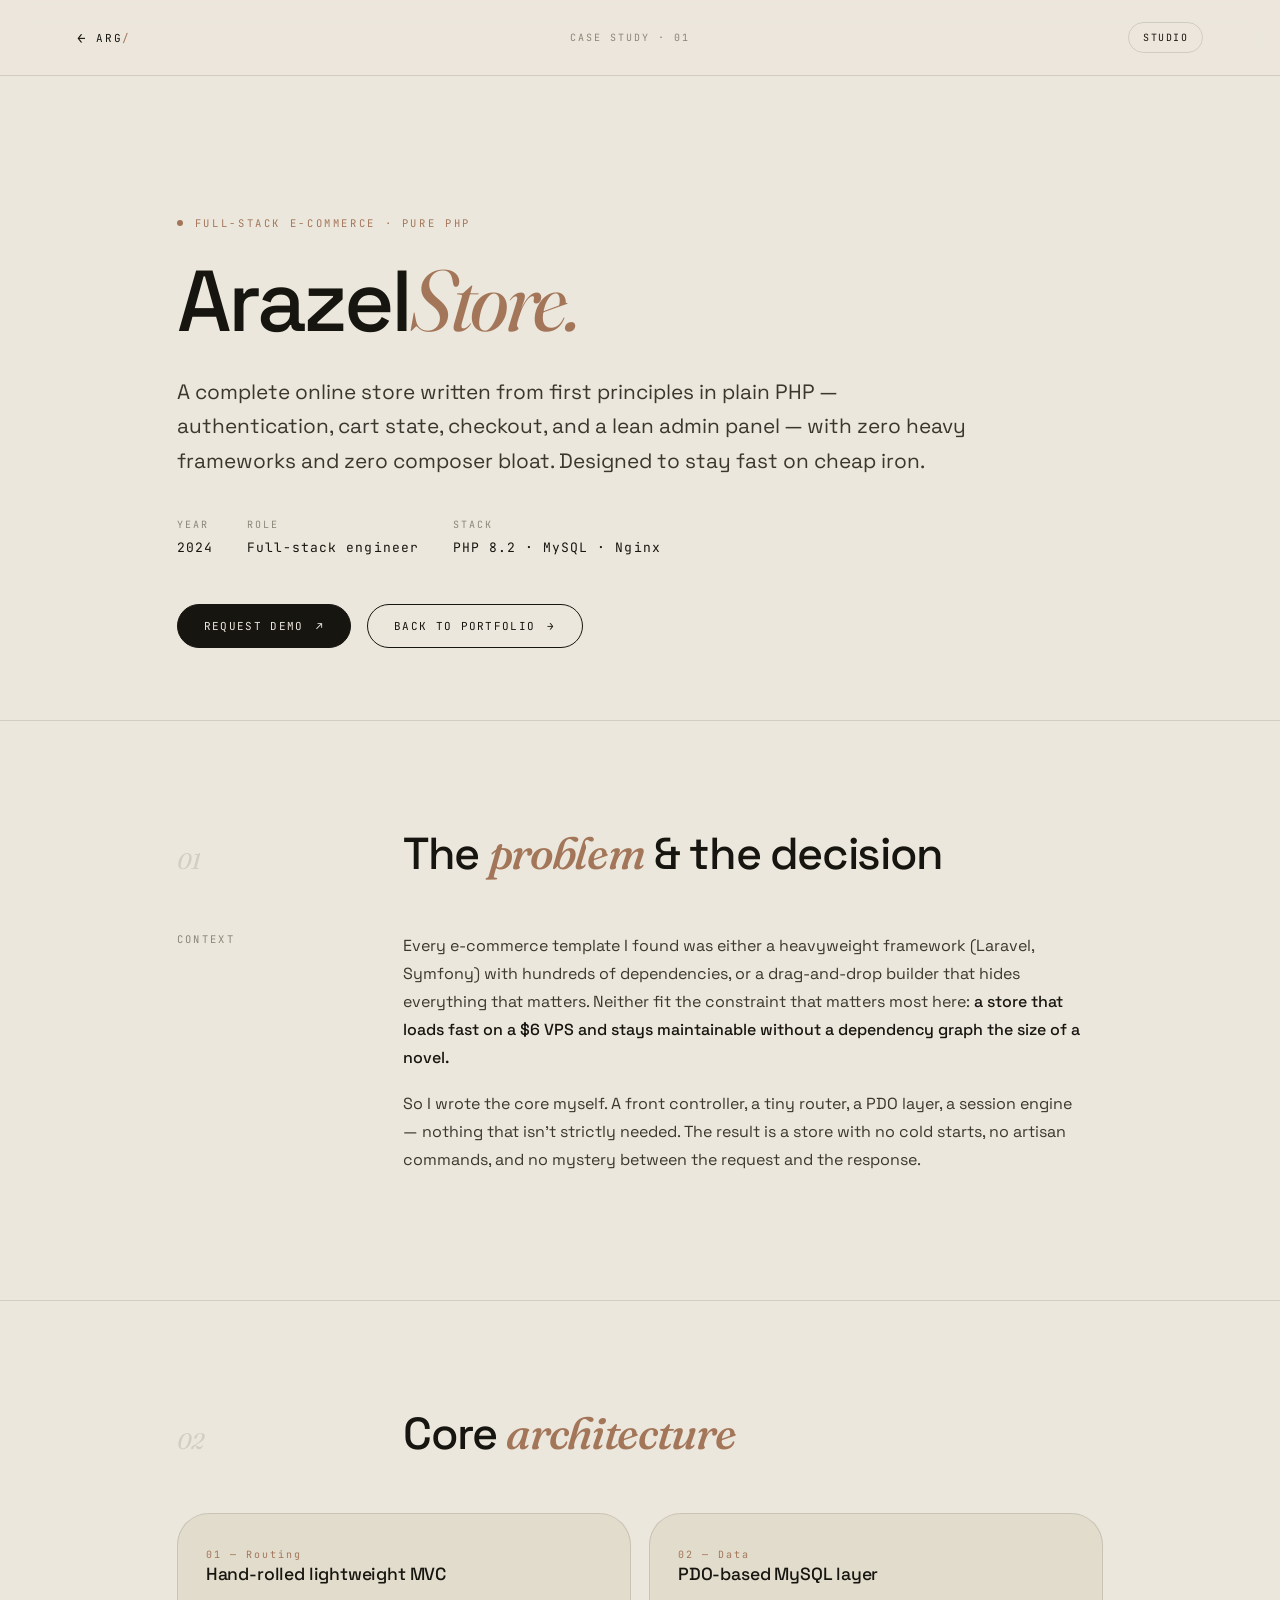
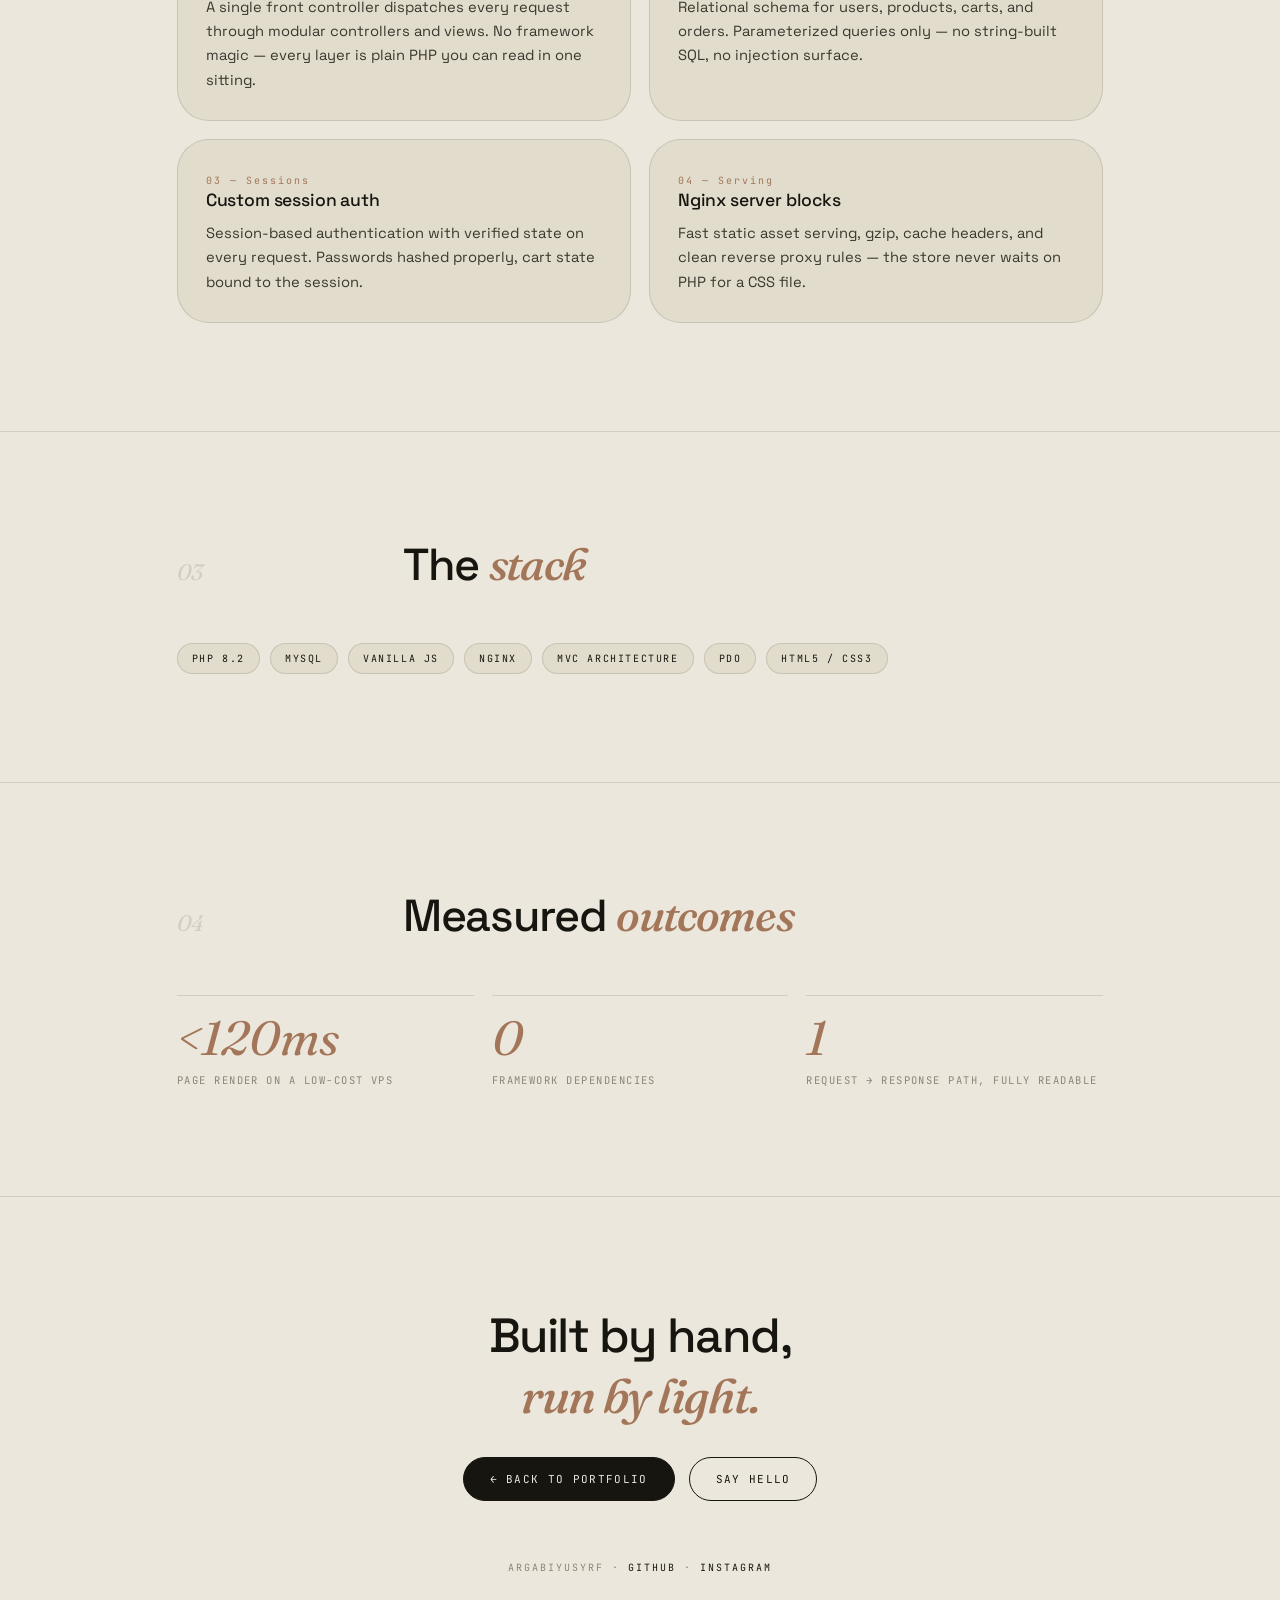
<file: arazel-store/index.html>
<!doctype html>
<html lang="en" data-theme="studio">
<head>
	<meta charset="utf-8">
	<meta name="viewport" content="width=device-width, initial-scale=1">
	<meta name="theme-color" content="#ece7dc">
	<meta name="description" content="Arazel Store — a full-featured e-commerce platform built from first principles in pure PHP. Auth, cart, checkout, and a lean admin panel without a heavy framework.">
	<meta property="og:title" content="Arazel Store — Zero-Dependency E-Commerce Core">
	<meta property="og:description" content="Hand-rolled MVC e-commerce: auth, cart, checkout, admin. No framework, no composer bloat.">
	<title>Arazel Store — Zero-Dependency E-Commerce Core</title>
	<link rel="preconnect" href="https://fonts.googleapis.com">
	<link rel="preconnect" href="https://fonts.gstatic.com" crossorigin>
	<link href="https://fonts.googleapis.com/css2?family=Space+Grotesk:wght@300;400;500;600;700&family=Fraunces:ital,opsz,wght@1,9..144,300;1,9..144,400&family=JetBrains+Mono:wght@300;400;500&display=swap" rel="stylesheet">
	<link rel="stylesheet" href="/css/project.css">
</head>
<body>

	<header class="topbar">
		<a class="topbar-back magnetic" href="/">
			<span class="ico">←</span>
			<span>arg<span style="color:var(--accent)">/</span></span>
		</a>
		<span class="topbar-tag">case study · 01</span>
		<button class="theme-toggle" id="theme-toggle" aria-label="Switch theme">Studio</button>
	</header>

	<main>
		<section class="pj-hero">
			<div class="wrap">
				<p class="pj-kicker" data-reveal><span class="dot"></span>Full-stack e-commerce · pure PHP</p>
				<h1 class="pj-title" data-reveal>Arazel<em>Store.</em></h1>
				<p class="pj-sub" data-reveal>A complete online store written from first principles in plain PHP — authentication, cart state, checkout, and a lean admin panel — with zero heavy frameworks and zero composer bloat. Designed to stay fast on cheap iron.</p>

				<div class="pj-meta" data-reveal>
					<div class="m-item"><span class="m-label">Year</span><span class="m-value">2024</span></div>
					<div class="m-item"><span class="m-label">Role</span><span class="m-value">Full-stack engineer</span></div>
					<div class="m-item"><span class="m-label">Stack</span><span class="m-value">PHP 8.2 · MySQL · Nginx</span></div>
				</div>

				<div class="pj-cta" data-reveal>
					<a class="btn btn-dark" href="mailto:argaabiyyu4@gmail.com"><span>Request demo</span><span class="ico">↗</span></a>
					<a class="btn btn-ghost" href="/"><span>Back to portfolio</span><span class="ico">→</span></a>
				</div>
			</div>
		</section>

		<section class="pj-section">
			<div class="wrap">
				<div class="pj-section-head">
					<span class="pj-section-num">01</span>
					<h2 data-reveal>The <em>problem</em> &amp; the decision</h2>
				</div>
				<div class="pj-body">
					<span class="sticky-label" data-reveal>Context</span>
					<div data-reveal>
						<p>Every e-commerce template I found was either a heavyweight framework (Laravel, Symfony) with hundreds of dependencies, or a drag-and-drop builder that hides everything that matters. Neither fit the constraint that matters most here: <strong>a store that loads fast on a $6 VPS and stays maintainable without a dependency graph the size of a novel.</strong></p>
						<p>So I wrote the core myself. A front controller, a tiny router, a PDO layer, a session engine — nothing that isn't strictly needed. The result is a store with no cold starts, no artisan commands, and no mystery between the request and the response.</p>
					</div>
				</div>
			</div>
		</section>

		<section class="pj-section">
			<div class="wrap">
				<div class="pj-section-head">
					<span class="pj-section-num">02</span>
					<h2 data-reveal>Core <em>architecture</em></h2>
				</div>
				<div class="pillars">
					<div class="pillar" data-reveal>
						<span class="p-index">01 — Routing</span>
						<h3>Hand-rolled lightweight MVC</h3>
						<p>A single front controller dispatches every request through modular controllers and views. No framework magic — every layer is plain PHP you can read in one sitting.</p>
					</div>
					<div class="pillar" data-reveal>
						<span class="p-index">02 — Data</span>
						<h3>PDO-based MySQL layer</h3>
						<p>Relational schema for users, products, carts, and orders. Parameterized queries only — no string-built SQL, no injection surface.</p>
					</div>
					<div class="pillar" data-reveal>
						<span class="p-index">03 — Sessions</span>
						<h3>Custom session auth</h3>
						<p>Session-based authentication with verified state on every request. Passwords hashed properly, cart state bound to the session.</p>
					</div>
					<div class="pillar" data-reveal>
						<span class="p-index">04 — Serving</span>
						<h3>Nginx server blocks</h3>
						<p>Fast static asset serving, gzip, cache headers, and clean reverse proxy rules — the store never waits on PHP for a CSS file.</p>
					</div>
				</div>
			</div>
		</section>

		<section class="pj-section">
			<div class="wrap">
				<div class="pj-section-head">
					<span class="pj-section-num">03</span>
					<h2 data-reveal>The <em>stack</em></h2>
				</div>
				<div class="tags" data-reveal>
					<span>PHP 8.2</span><span>MySQL</span><span>Vanilla JS</span><span>Nginx</span><span>MVC Architecture</span><span>PDO</span><span>HTML5 / CSS3</span>
				</div>
			</div>
		</section>

		<section class="pj-section">
			<div class="wrap">
				<div class="pj-section-head">
					<span class="pj-section-num">04</span>
					<h2 data-reveal>Measured <em>outcomes</em></h2>
				</div>
				<div class="metrics" data-reveal>
					<div class="metric"><div class="m-num">&lt;120ms</div><div class="m-txt">page render on a low-cost VPS</div></div>
					<div class="metric"><div class="m-num">0</div><div class="m-txt">framework dependencies</div></div>
					<div class="metric"><div class="m-num">1</div><div class="m-txt">request → response path, fully readable</div></div>
				</div>
			</div>
		</section>
	</main>

	<footer class="pj-foot">
		<div class="wrap">
			<h2 class="f-title" data-reveal>Built by hand,<br><em>run by light.</em></h2>
			<div class="f-links" data-reveal>
				<a class="btn btn-dark" href="/">← Back to portfolio</a>
				<a class="btn btn-ghost" href="mailto:argaabiyyu4@gmail.com">Say hello</a>
			</div>
			<p class="f-meta" data-reveal>argabiyusyrf · <a href="https://github.com/argabiyusyrf" target="_blank" rel="noopener">github</a> · <a href="https://instagram.com/argabiyusyrf69" target="_blank" rel="noopener">instagram</a></p>
		</div>
	</footer>

	<script src="/js/analytics.js" async></script>
	<script src="/js/project.js"></script>
</body>
</html>
</file>
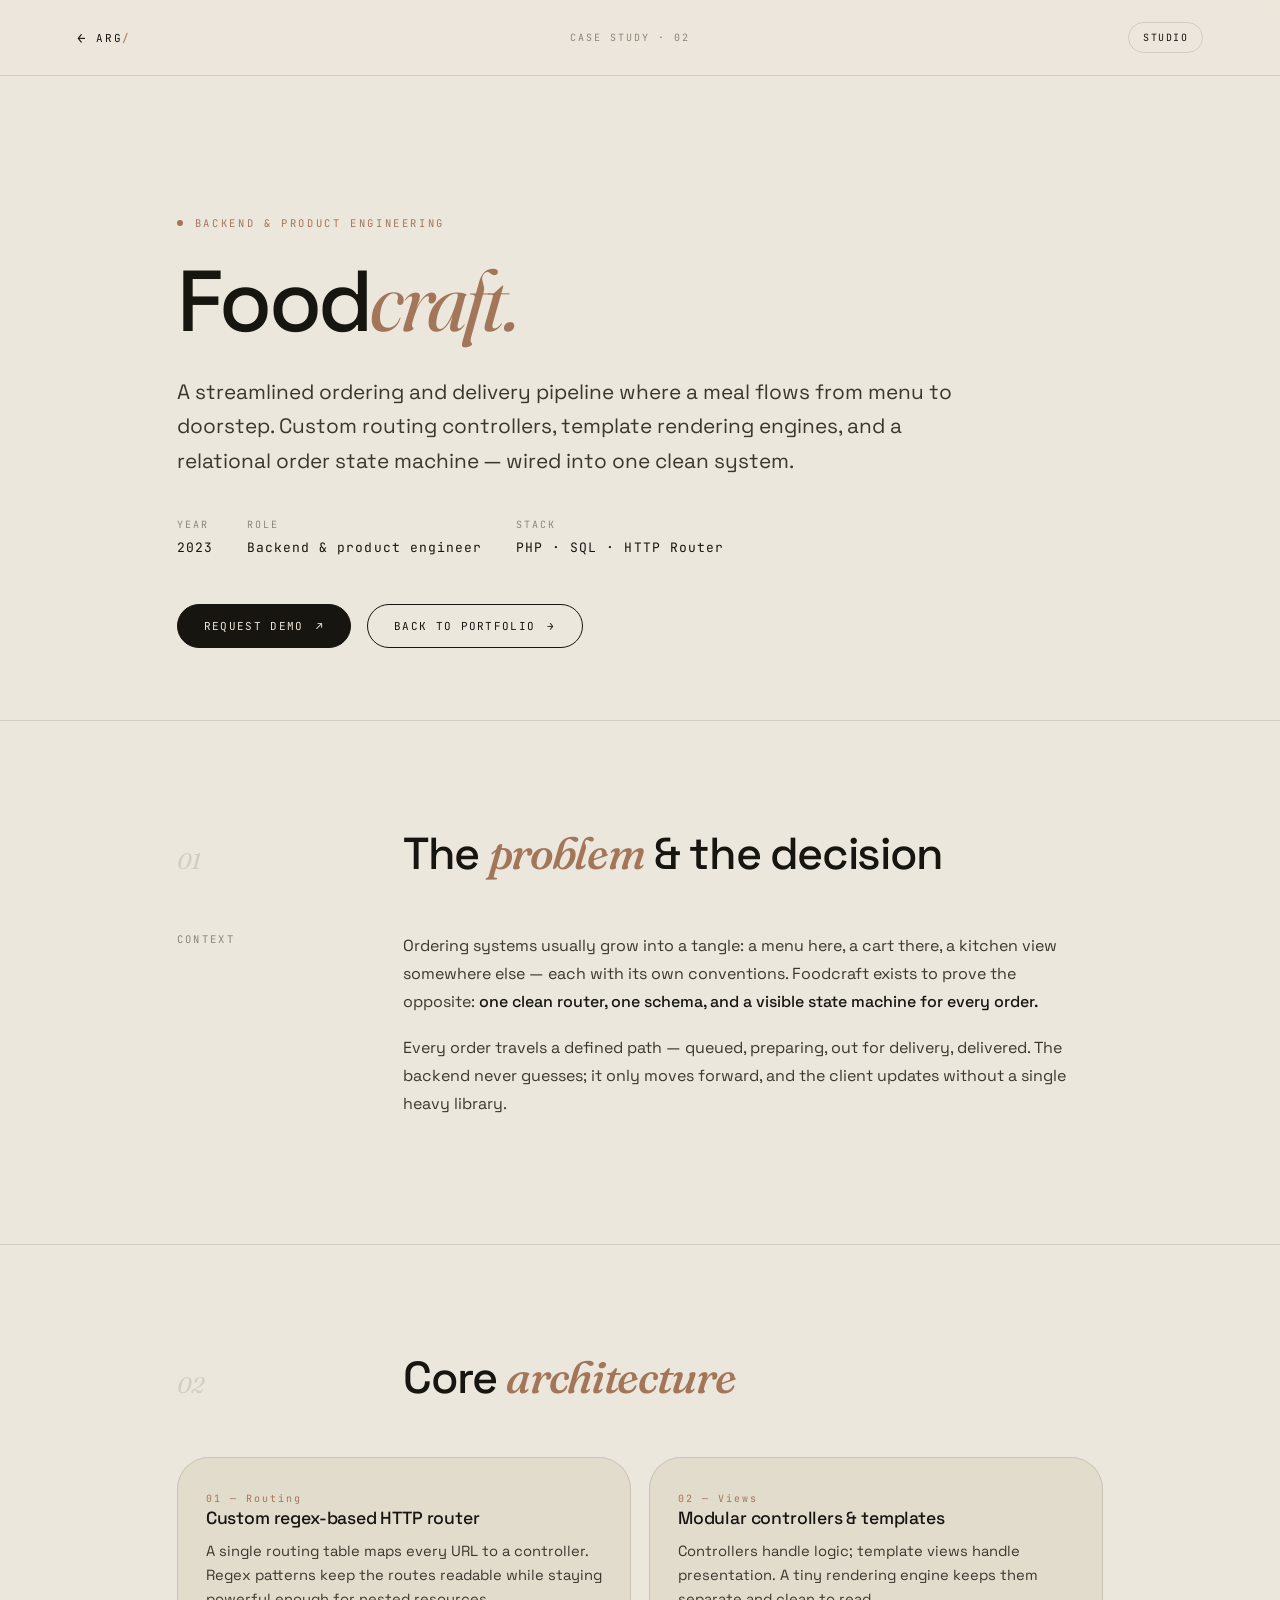
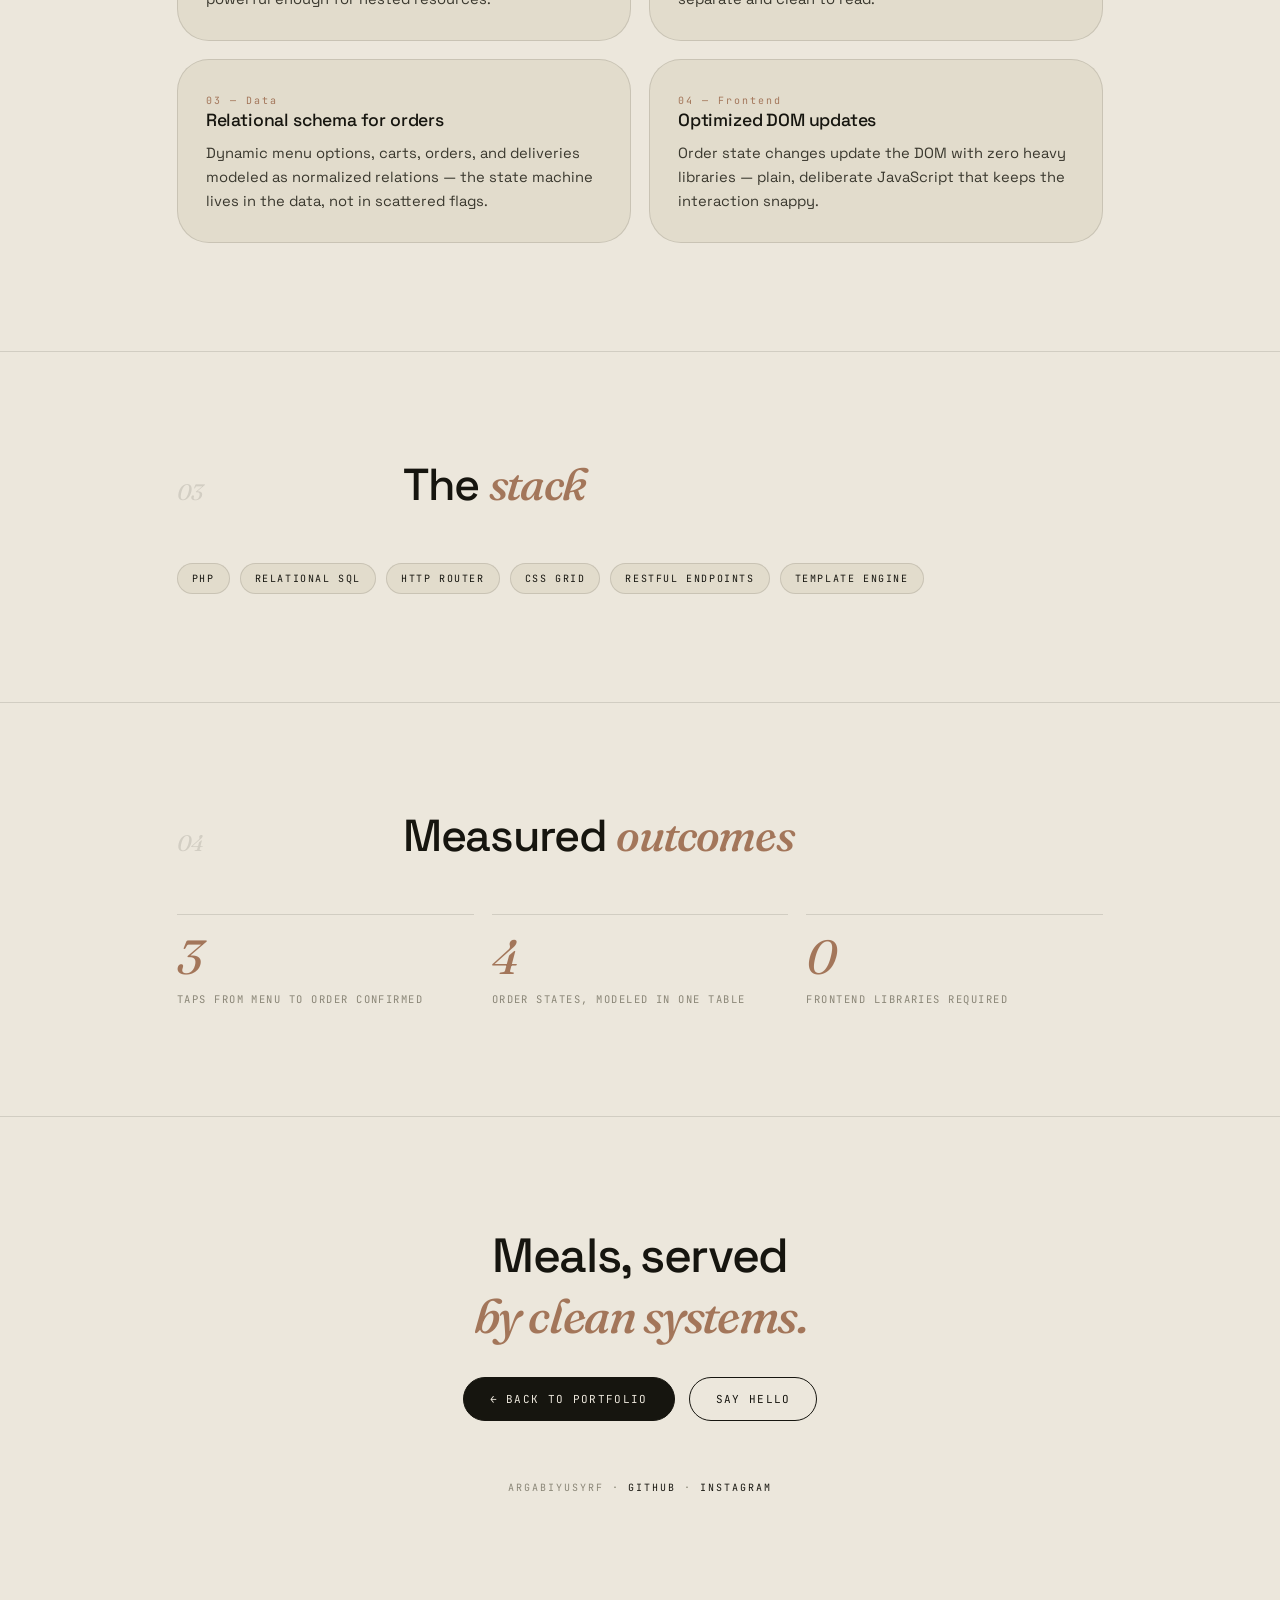
<file: foodcraft/index.html>
<!doctype html>
<html lang="en" data-theme="studio">
<head>
	<meta charset="utf-8">
	<meta name="viewport" content="width=device-width, initial-scale=1">
	<meta name="theme-color" content="#ece7dc">
	<meta name="description" content="Foodcraft — a streamlined food ordering and delivery pipeline. Custom routing controllers, template rendering, and a relational order state machine from kitchen menu to doorstep.">
	<meta property="og:title" content="Foodcraft — Ordering Pipeline">
	<meta property="og:description" content="Menu → kitchen → doorstep. A hand-built ordering pipeline in PHP with a clean custom router.">
	<title>Foodcraft — Ordering Pipeline</title>
	<link rel="preconnect" href="https://fonts.googleapis.com">
	<link rel="preconnect" href="https://fonts.gstatic.com" crossorigin>
	<link href="https://fonts.googleapis.com/css2?family=Space+Grotesk:wght@300;400;500;600;700&family=Fraunces:ital,opsz,wght@1,9..144,300;1,9..144,400&family=JetBrains+Mono:wght@300;400;500&display=swap" rel="stylesheet">
	<link rel="stylesheet" href="/css/project.css">
</head>
<body>

	<header class="topbar">
		<a class="topbar-back magnetic" href="/">
			<span class="ico">←</span>
			<span>arg<span style="color:var(--accent)">/</span></span>
		</a>
		<span class="topbar-tag">case study · 02</span>
		<button class="theme-toggle" id="theme-toggle" aria-label="Switch theme">Studio</button>
	</header>

	<main>
		<section class="pj-hero">
			<div class="wrap">
				<p class="pj-kicker" data-reveal><span class="dot"></span>Backend &amp; product engineering</p>
				<h1 class="pj-title" data-reveal>Food<em>craft.</em></h1>
				<p class="pj-sub" data-reveal>A streamlined ordering and delivery pipeline where a meal flows from menu to doorstep. Custom routing controllers, template rendering engines, and a relational order state machine — wired into one clean system.</p>

				<div class="pj-meta" data-reveal>
					<div class="m-item"><span class="m-label">Year</span><span class="m-value">2023</span></div>
					<div class="m-item"><span class="m-label">Role</span><span class="m-value">Backend &amp; product engineer</span></div>
					<div class="m-item"><span class="m-label">Stack</span><span class="m-value">PHP · SQL · HTTP Router</span></div>
				</div>

				<div class="pj-cta" data-reveal>
					<a class="btn btn-dark" href="mailto:argaabiyyu4@gmail.com"><span>Request demo</span><span class="ico">↗</span></a>
					<a class="btn btn-ghost" href="/"><span>Back to portfolio</span><span class="ico">→</span></a>
				</div>
			</div>
		</section>

		<section class="pj-section">
			<div class="wrap">
				<div class="pj-section-head">
					<span class="pj-section-num">01</span>
					<h2 data-reveal>The <em>problem</em> &amp; the decision</h2>
				</div>
				<div class="pj-body">
					<span class="sticky-label" data-reveal>Context</span>
					<div data-reveal>
						<p>Ordering systems usually grow into a tangle: a menu here, a cart there, a kitchen view somewhere else — each with its own conventions. Foodcraft exists to prove the opposite: <strong>one clean router, one schema, and a visible state machine for every order.</strong></p>
						<p>Every order travels a defined path — queued, preparing, out for delivery, delivered. The backend never guesses; it only moves forward, and the client updates without a single heavy library.</p>
					</div>
				</div>
			</div>
		</section>

		<section class="pj-section">
			<div class="wrap">
				<div class="pj-section-head">
					<span class="pj-section-num">02</span>
					<h2 data-reveal>Core <em>architecture</em></h2>
				</div>
				<div class="pillars">
					<div class="pillar" data-reveal>
						<span class="p-index">01 — Routing</span>
						<h3>Custom regex-based HTTP router</h3>
						<p>A single routing table maps every URL to a controller. Regex patterns keep the routes readable while staying powerful enough for nested resources.</p>
					</div>
					<div class="pillar" data-reveal>
						<span class="p-index">02 — Views</span>
						<h3>Modular controllers &amp; templates</h3>
						<p>Controllers handle logic; template views handle presentation. A tiny rendering engine keeps them separate and clean to read.</p>
					</div>
					<div class="pillar" data-reveal>
						<span class="p-index">03 — Data</span>
						<h3>Relational schema for orders</h3>
						<p>Dynamic menu options, carts, orders, and deliveries modeled as normalized relations — the state machine lives in the data, not in scattered flags.</p>
					</div>
					<div class="pillar" data-reveal>
						<span class="p-index">04 — Frontend</span>
						<h3>Optimized DOM updates</h3>
						<p>Order state changes update the DOM with zero heavy libraries — plain, deliberate JavaScript that keeps the interaction snappy.</p>
					</div>
				</div>
			</div>
		</section>

		<section class="pj-section">
			<div class="wrap">
				<div class="pj-section-head">
					<span class="pj-section-num">03</span>
					<h2 data-reveal>The <em>stack</em></h2>
				</div>
				<div class="tags" data-reveal>
					<span>PHP</span><span>Relational SQL</span><span>HTTP Router</span><span>CSS Grid</span><span>RESTful Endpoints</span><span>Template Engine</span>
				</div>
			</div>
		</section>

		<section class="pj-section">
			<div class="wrap">
				<div class="pj-section-head">
					<span class="pj-section-num">04</span>
					<h2 data-reveal>Measured <em>outcomes</em></h2>
				</div>
				<div class="metrics" data-reveal>
					<div class="metric"><div class="m-num">3</div><div class="m-txt">taps from menu to order confirmed</div></div>
					<div class="metric"><div class="m-num">4</div><div class="m-txt">order states, modeled in one table</div></div>
					<div class="metric"><div class="m-num">0</div><div class="m-txt">frontend libraries required</div></div>
				</div>
			</div>
		</section>
	</main>

	<footer class="pj-foot">
		<div class="wrap">
			<h2 class="f-title" data-reveal>Meals, served<br><em>by clean systems.</em></h2>
			<div class="f-links" data-reveal>
				<a class="btn btn-dark" href="/">← Back to portfolio</a>
				<a class="btn btn-ghost" href="mailto:argaabiyyu4@gmail.com">Say hello</a>
			</div>
			<p class="f-meta" data-reveal>argabiyusyrf · <a href="https://github.com/argabiyusyrf" target="_blank" rel="noopener">github</a> · <a href="https://instagram.com/argabiyusyrf69" target="_blank" rel="noopener">instagram</a></p>
		</div>
	</footer>

	<script src="/js/analytics.js" async></script>
	<script src="/js/project.js"></script>
</body>
</html>
</file>
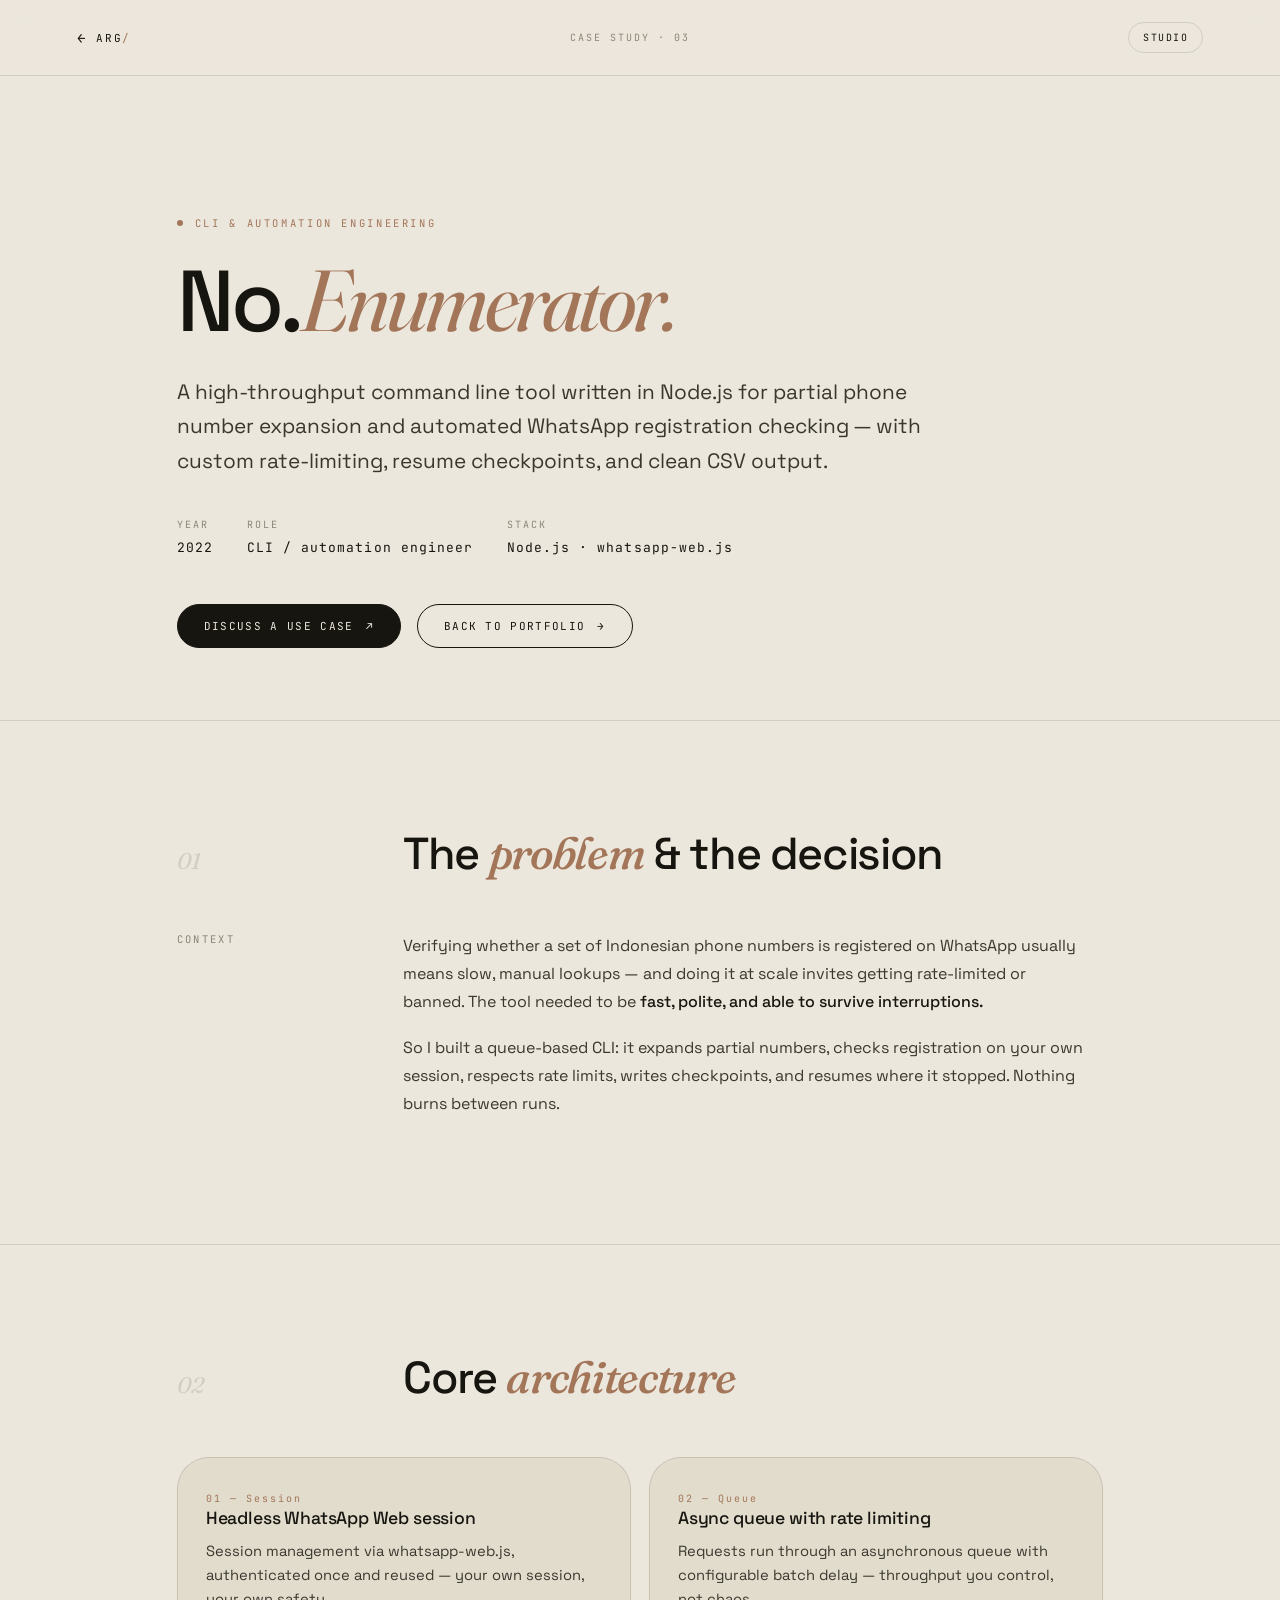
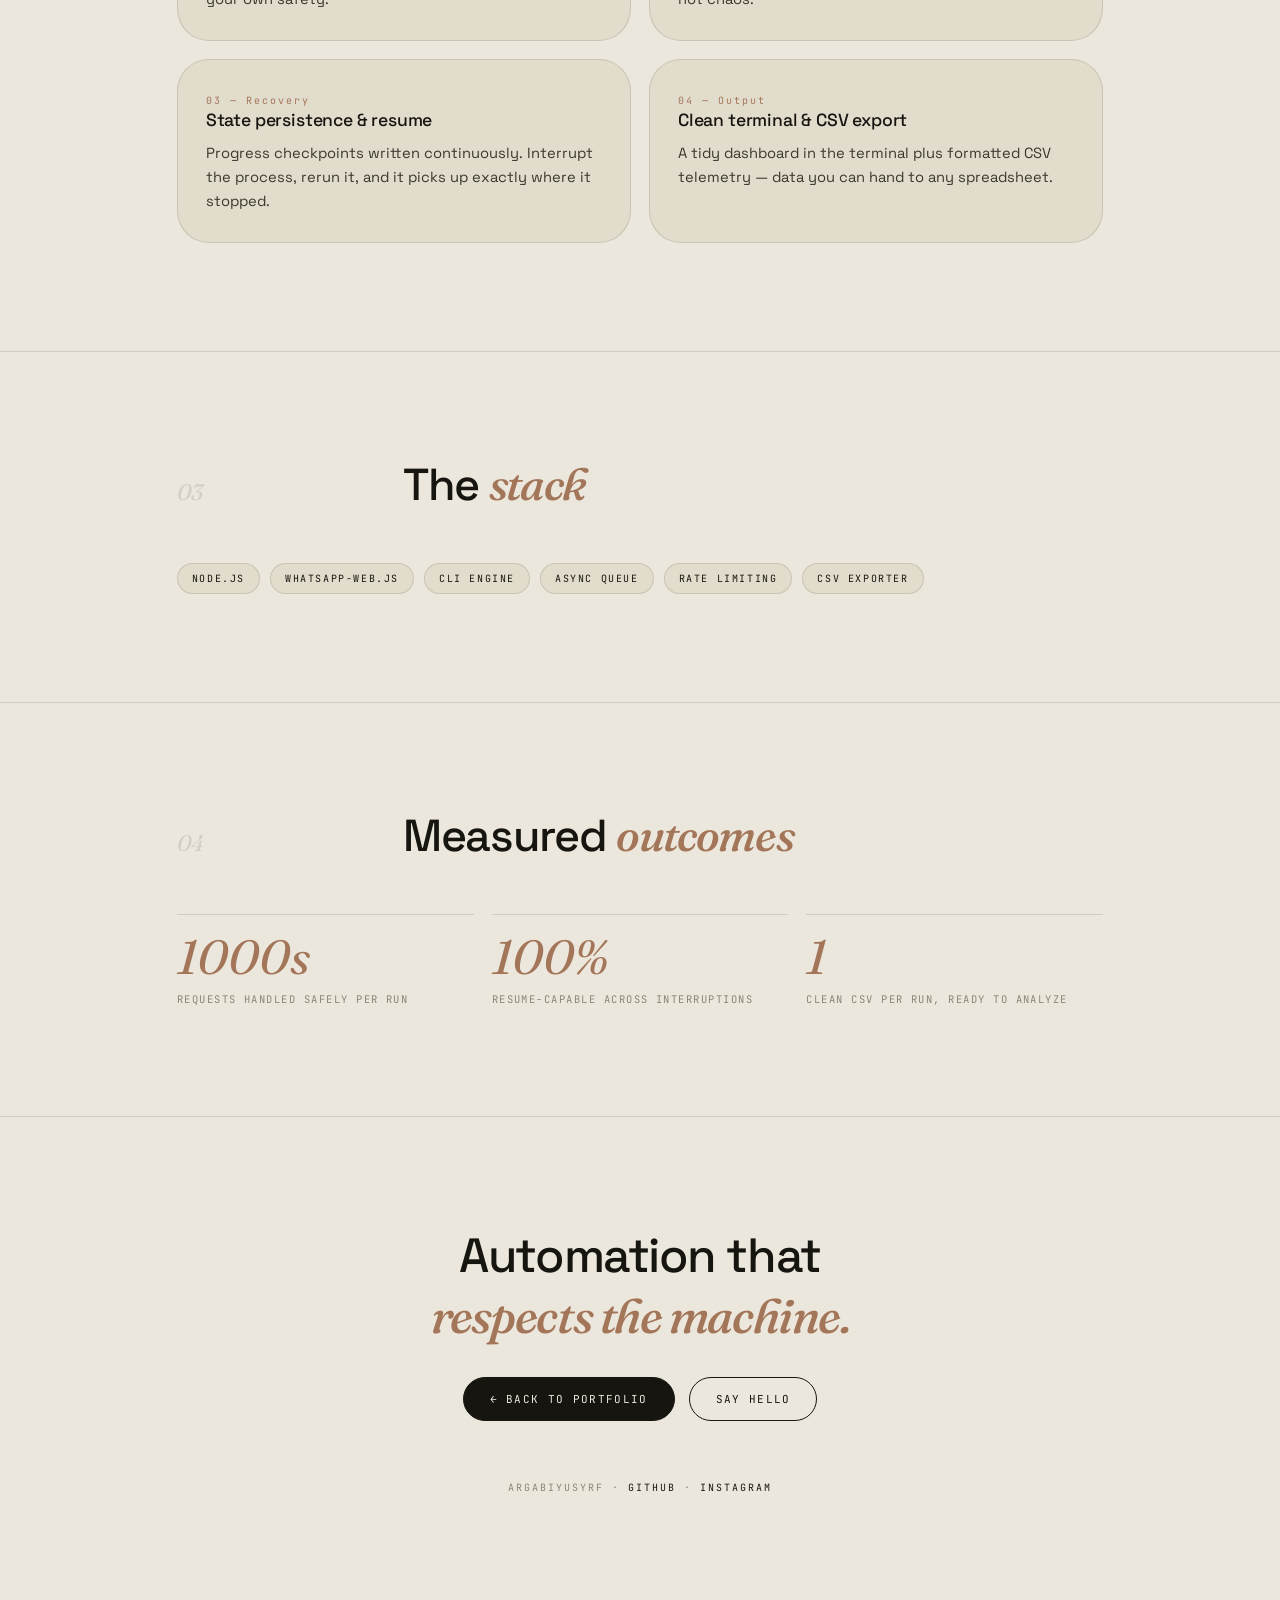
<file: whatsapp-enumerator/index.html>
<!doctype html>
<html lang="en" data-theme="studio">
<head>
	<meta charset="utf-8">
	<meta name="viewport" content="width=device-width, initial-scale=1">
	<meta name="theme-color" content="#ece7dc">
	<meta name="description" content="No. Enumerator — a high-throughput Node.js CLI that expands partial Indonesian phone numbers and checks WhatsApp registration with rate-limiting, resume checkpoints, and CSV export.">
	<meta property="og:title" content="No. Enumerator — CLI Automation">
	<meta property="og:description" content="A resilient Node.js terminal tool for number expansion, WhatsApp registration checks, and CSV export.">
	<title>No. Enumerator — CLI Automation Tool</title>
	<link rel="preconnect" href="https://fonts.googleapis.com">
	<link rel="preconnect" href="https://fonts.gstatic.com" crossorigin>
	<link href="https://fonts.googleapis.com/css2?family=Space+Grotesk:wght@300;400;500;600;700&family=Fraunces:ital,opsz,wght@1,9..144,300;1,9..144,400&family=JetBrains+Mono:wght@300;400;500&display=swap" rel="stylesheet">
	<link rel="stylesheet" href="/css/project.css">
</head>
<body>

	<header class="topbar">
		<a class="topbar-back magnetic" href="/">
			<span class="ico">←</span>
			<span>arg<span style="color:var(--accent)">/</span></span>
		</a>
		<span class="topbar-tag">case study · 03</span>
		<button class="theme-toggle" id="theme-toggle" aria-label="Switch theme">Studio</button>
	</header>

	<main>
		<section class="pj-hero">
			<div class="wrap">
				<p class="pj-kicker" data-reveal><span class="dot"></span>CLI &amp; automation engineering</p>
				<h1 class="pj-title" data-reveal>No.<em>Enumerator.</em></h1>
				<p class="pj-sub" data-reveal>A high-throughput command line tool written in Node.js for partial phone number expansion and automated WhatsApp registration checking — with custom rate-limiting, resume checkpoints, and clean CSV output.</p>

				<div class="pj-meta" data-reveal>
					<div class="m-item"><span class="m-label">Year</span><span class="m-value">2022</span></div>
					<div class="m-item"><span class="m-label">Role</span><span class="m-value">CLI / automation engineer</span></div>
					<div class="m-item"><span class="m-label">Stack</span><span class="m-value">Node.js · whatsapp-web.js</span></div>
				</div>

				<div class="pj-cta" data-reveal>
					<a class="btn btn-dark" href="mailto:argaabiyyu4@gmail.com"><span>Discuss a use case</span><span class="ico">↗</span></a>
					<a class="btn btn-ghost" href="/"><span>Back to portfolio</span><span class="ico">→</span></a>
				</div>
			</div>
		</section>

		<section class="pj-section">
			<div class="wrap">
				<div class="pj-section-head">
					<span class="pj-section-num">01</span>
					<h2 data-reveal>The <em>problem</em> &amp; the decision</h2>
				</div>
				<div class="pj-body">
					<span class="sticky-label" data-reveal>Context</span>
					<div data-reveal>
						<p>Verifying whether a set of Indonesian phone numbers is registered on WhatsApp usually means slow, manual lookups — and doing it at scale invites getting rate-limited or banned. The tool needed to be <strong>fast, polite, and able to survive interruptions.</strong></p>
						<p>So I built a queue-based CLI: it expands partial numbers, checks registration on your own session, respects rate limits, writes checkpoints, and resumes where it stopped. Nothing burns between runs.</p>
					</div>
				</div>
			</div>
		</section>

		<section class="pj-section">
			<div class="wrap">
				<div class="pj-section-head">
					<span class="pj-section-num">02</span>
					<h2 data-reveal>Core <em>architecture</em></h2>
				</div>
				<div class="pillars">
					<div class="pillar" data-reveal>
						<span class="p-index">01 — Session</span>
						<h3>Headless WhatsApp Web session</h3>
						<p>Session management via whatsapp-web.js, authenticated once and reused — your own session, your own safety.</p>
					</div>
					<div class="pillar" data-reveal>
						<span class="p-index">02 — Queue</span>
						<h3>Async queue with rate limiting</h3>
						<p>Requests run through an asynchronous queue with configurable batch delay — throughput you control, not chaos.</p>
					</div>
					<div class="pillar" data-reveal>
						<span class="p-index">03 — Recovery</span>
						<h3>State persistence &amp; resume</h3>
						<p>Progress checkpoints written continuously. Interrupt the process, rerun it, and it picks up exactly where it stopped.</p>
					</div>
					<div class="pillar" data-reveal>
						<span class="p-index">04 — Output</span>
						<h3>Clean terminal &amp; CSV export</h3>
						<p>A tidy dashboard in the terminal plus formatted CSV telemetry — data you can hand to any spreadsheet.</p>
					</div>
				</div>
			</div>
		</section>

		<section class="pj-section">
			<div class="wrap">
				<div class="pj-section-head">
					<span class="pj-section-num">03</span>
					<h2 data-reveal>The <em>stack</em></h2>
				</div>
				<div class="tags" data-reveal>
					<span>Node.js</span><span>whatsapp-web.js</span><span>CLI Engine</span><span>Async Queue</span><span>Rate Limiting</span><span>CSV Exporter</span>
				</div>
			</div>
		</section>

		<section class="pj-section">
			<div class="wrap">
				<div class="pj-section-head">
					<span class="pj-section-num">04</span>
					<h2 data-reveal>Measured <em>outcomes</em></h2>
				</div>
				<div class="metrics" data-reveal>
					<div class="metric"><div class="m-num">1000s</div><div class="m-txt">requests handled safely per run</div></div>
					<div class="metric"><div class="m-num">100%</div><div class="m-txt">resume-capable across interruptions</div></div>
					<div class="metric"><div class="m-num">1</div><div class="m-txt">clean CSV per run, ready to analyze</div></div>
				</div>
			</div>
		</section>
	</main>

	<footer class="pj-foot">
		<div class="wrap">
			<h2 class="f-title" data-reveal>Automation that<br><em>respects the machine.</em></h2>
			<div class="f-links" data-reveal>
				<a class="btn btn-dark" href="/">← Back to portfolio</a>
				<a class="btn btn-ghost" href="mailto:argaabiyyu4@gmail.com">Say hello</a>
			</div>
			<p class="f-meta" data-reveal>argabiyusyrf · <a href="https://github.com/argabiyusyrf" target="_blank" rel="noopener">github</a> · <a href="https://instagram.com/argabiyusyrf69" target="_blank" rel="noopener">instagram</a></p>
		</div>
	</footer>

	<script src="/js/analytics.js" async></script>
	<script src="/js/project.js"></script>
</body>
</html>
</file>
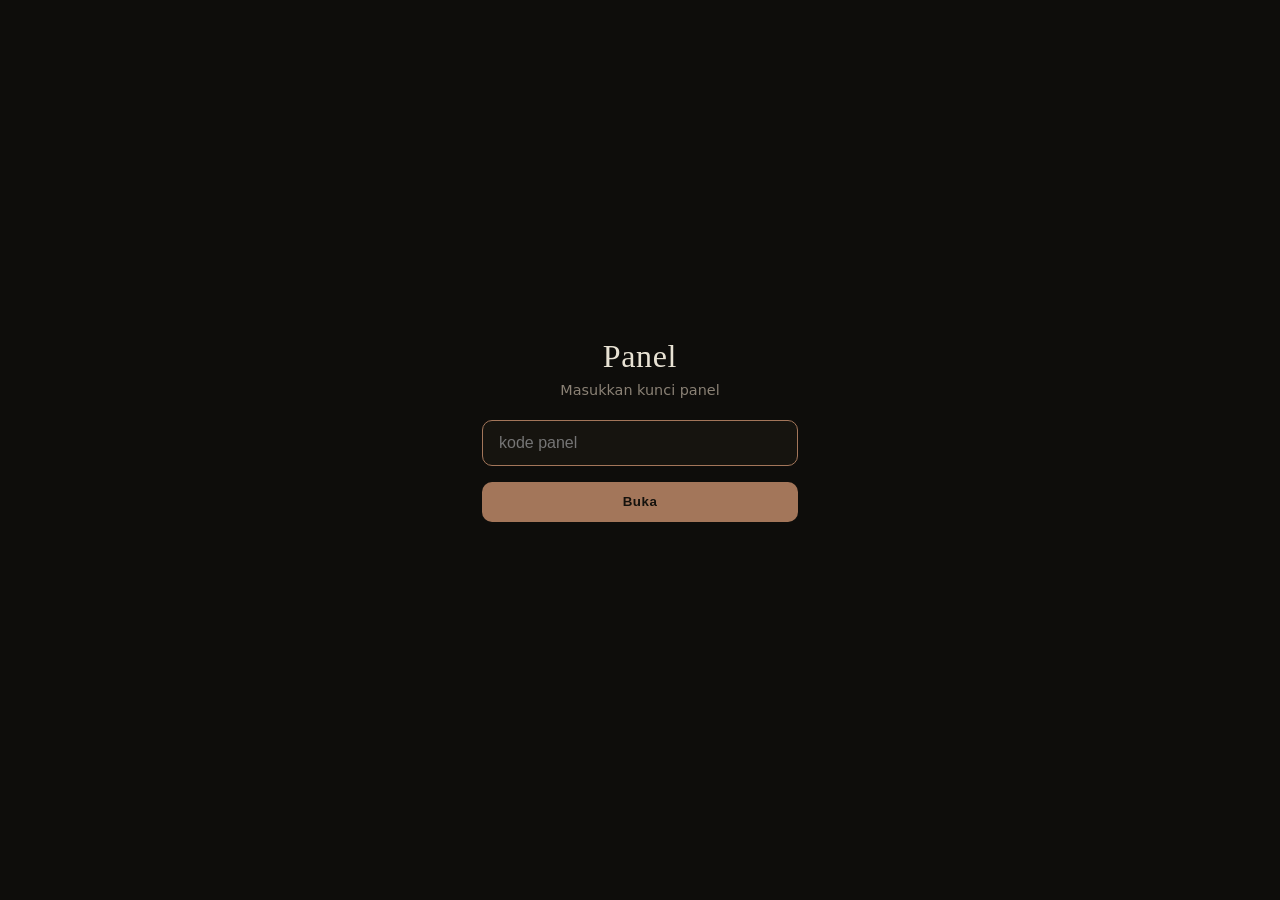
<file: panel.html>
<!DOCTYPE html>
<html lang="en">
<head>
	<meta charset="utf-8" />
	<meta name="viewport" content="width=device-width, initial-scale=1" />
	<meta name="robots" content="noindex, nofollow" />
	<title>Panel · argabiyusyrf</title>
	<style>
		:root { --ink:#1a1814; --muted:#8a8175; --bg:#0e0d0b; --line:#2a2722; --accent:#a3765a; }
		* { box-sizing: border-box; }
		html, body { height: 100%; margin: 0; }
		body {
			background: var(--bg); color: #e8e2d4;
			font-family: "Space Grotesk", system-ui, sans-serif;
			display: flex; align-items: center; justify-content: center;
		}
		#gate { width: min(92vw, 380px); text-align: center; padding: 2rem; }
		#gate h1 { font-family: "Fraunces", serif; font-weight: 300; letter-spacing: .02em; margin: 0 0 .4rem; }
		#gate p { color: var(--muted); font-size: .9rem; margin: 0 0 1.4rem; }
		#code {
			width: 100%; padding: .8rem 1rem; font-size: 1rem;
			background: #16140f; border: 1px solid var(--line); border-radius: 10px;
			color: #e8e2d4; outline: none;
		}
		#code:focus { border-color: var(--accent); }
		#enter {
			margin-top: 1rem; width: 100%; padding: .8rem; cursor: pointer;
			background: var(--accent); color: #15120d; border: 0; border-radius: 10px;
			font-weight: 600; letter-spacing: .04em;
		}
		#err { color: #d98b6a; min-height: 1.2em; margin-top: .8rem; font-size: .85rem; }
	</style>
</head>
<body>
	<div id="gate">
		<h1>Panel</h1>
		<p>Masukkan kunci panel</p>
		<form method="post" action="panel-auth.php" autocomplete="off">
			<input id="code" name="code" type="password" placeholder="kode panel" autocomplete="off" />
			<button id="enter" type="submit">Buka</button>
		</form>
		<p id="err"><?= (($_GET['err'] ?? '') === '1') ? 'Kode salah.' : '' ?></p>
	</div>
	<script>document.getElementById('code').focus();</script>
</body>
</html>
</file>
<file: css/project.css>
/* ============================================================
   project.css — case study detail pages
   Shared design language with the portfolio (studio / obsidian / solaris)
   ============================================================ */

:root {
	--paper: #ece7dc;
	--paper-2: #e2dccc;
	--ink: #16150f;
	--ink-soft: #3a382e;
	--muted: #8a8677;
	--line: rgba(22, 21, 15, 0.12);
	--accent: #a3765a;
	--accent-2: #7f8a6b;
	--paper-glow: rgba(236, 231, 220, 0.92);
	--scrim: rgba(22, 21, 15, 0.72);
	--shadow: rgba(0, 0, 0, 0.28);
	--error: #b5451f;
	--ok: #5c7a46;
	--ease-out: cubic-bezier(0.32, 0.72, 0, 1);
	--ease-soft: cubic-bezier(0.16, 1, 0.3, 1);
	--r-lg: 2rem;
	--font-d: 'Space Grotesk', sans-serif;
	--font-s: 'Fraunces', serif;
	--font-m: 'JetBrains Mono', monospace;
	color-scheme: light;
}

[data-theme="obsidian"] {
	--paper: #0b0f19;
	--paper-2: #141b2d;
	--ink: #f1f5f9;
	--ink-soft: #cbd5e1;
	--muted: #64748b;
	--line: rgba(241, 245, 249, 0.14);
	--accent: #38bdf8;
	--accent-2: #a855f7;
	--paper-glow: rgba(11, 15, 25, 0.92);
	--scrim: rgba(2, 6, 16, 0.78);
	--shadow: rgba(0, 0, 0, 0.55);
	--error: #fb7185;
	--ok: #4ade80;
	color-scheme: dark;
}

[data-theme="solaris"] {
	--paper: #1a1614;
	--paper-2: #26201d;
	--ink: #fef3c7;
	--ink-soft: #fde68a;
	--muted: #92400e;
	--line: rgba(254, 243, 199, 0.14);
	--accent: #f59e0b;
	--accent-2: #ef4444;
	--paper-glow: rgba(26, 22, 20, 0.92);
	--scrim: rgba(12, 8, 5, 0.78);
	--shadow: rgba(0, 0, 0, 0.55);
	--error: #f87171;
	--ok: #a3e635;
	color-scheme: dark;
}

* { margin: 0; padding: 0; box-sizing: border-box; }

html {
	background: var(--paper);
	transition: background 0.6s ease, color 0.6s ease;
}

body {
	font-family: var(--font-d);
	color: var(--ink);
	background: var(--paper);
	overflow-x: hidden;
	-webkit-font-smoothing: antialiased;
	text-rendering: optimizeLegibility;
	transition: background 0.6s ease, color 0.6s ease;
}

a { color: inherit; text-decoration: none; }
::selection { background: var(--accent); color: var(--paper); }

/* ---------- top bar ---------- */

.topbar {
	position: fixed;
	top: 0; left: 0; right: 0;
	z-index: 50;
	display: flex;
	align-items: center;
	justify-content: space-between;
	padding: 22px 6vw;
	background: var(--paper-glow);
	backdrop-filter: blur(12px);
	-webkit-backdrop-filter: blur(12px);
	border-bottom: 1px solid var(--line);
}

.topbar-back {
	display: inline-flex;
	align-items: center;
	gap: 10px;
	font-family: var(--font-m);
	font-size: 11px;
	letter-spacing: 0.15em;
	text-transform: uppercase;
	color: var(--ink);
	transition: color 0.3s ease, transform 0.4s var(--ease-soft);
}
.topbar-back:hover { color: var(--accent); transform: translateX(-3px); }
.topbar-back .ico { font-size: 14px; }

.topbar-tag {
	font-family: var(--font-m);
	font-size: 10px;
	letter-spacing: 0.2em;
	text-transform: uppercase;
	color: var(--muted);
}

.theme-toggle {
	background: none;
	border: 1px solid var(--line);
	border-radius: 999px;
	color: var(--ink);
	font-family: var(--font-m);
	font-size: 10px;
	letter-spacing: 0.15em;
	text-transform: uppercase;
	padding: 8px 14px;
	cursor: pointer;
	transition: border-color 0.3s ease, background 0.3s ease;
}
.theme-toggle:hover { border-color: var(--ink); background: var(--paper-2); }

/* ---------- layout ---------- */

main {
	padding-top: 90px;
}

.wrap {
	max-width: 1080px;
	margin: 0 auto;
	padding: 0 6vw;
}

/* ---------- hero ---------- */

.pj-hero {
	padding: 14vh 0 8vh;
	border-bottom: 1px solid var(--line);
}

.pj-kicker {
	font-family: var(--font-m);
	font-size: 10.5px;
	letter-spacing: 0.25em;
	text-transform: uppercase;
	color: var(--accent);
	margin-bottom: 26px;
	display: flex;
	align-items: center;
	gap: 12px;
}
.pj-kicker .dot { width: 6px; height: 6px; border-radius: 50%; background: var(--accent); }

.pj-title {
	font-size: clamp(2.6rem, 7vw, 5.4rem);
	font-weight: 500;
	letter-spacing: -0.04em;
	line-height: 1.02;
	margin-bottom: 30px;
}
.pj-title em {
	font-family: var(--font-s);
	font-style: italic;
	font-weight: 400;
	color: var(--accent);
}

.pj-sub {
	font-size: clamp(1.05rem, 2vw, 1.3rem);
	line-height: 1.65;
	color: var(--ink-soft);
	max-width: 62ch;
	margin-bottom: 40px;
}

.pj-meta {
	display: flex;
	flex-wrap: wrap;
	gap: 34px;
}
.pj-meta .m-item { display: flex; flex-direction: column; gap: 8px; }
.pj-meta .m-label {
	font-family: var(--font-m);
	font-size: 10px;
	letter-spacing: 0.2em;
	text-transform: uppercase;
	color: var(--muted);
}
.pj-meta .m-value {
	font-family: var(--font-m);
	font-size: 13px;
	letter-spacing: 0.08em;
	color: var(--ink);
}

.pj-cta {
	display: flex;
	flex-wrap: wrap;
	gap: 16px;
	margin-top: 48px;
}

.btn {
	display: inline-flex;
	align-items: center;
	gap: 12px;
	padding: 14px 26px;
	border-radius: 999px;
	font-family: var(--font-m);
	font-size: 11px;
	letter-spacing: 0.12em;
	text-transform: uppercase;
	border: 1px solid var(--ink);
	transition: all 0.35s var(--ease-soft);
	cursor: pointer;
}
.btn-dark { background: var(--ink); color: var(--paper); }
.btn-dark:hover { background: var(--accent); border-color: var(--accent); }
.btn-ghost { background: transparent; color: var(--ink); }
.btn-ghost:hover { background: var(--ink); color: var(--paper); }
.btn .ico { transition: transform 0.4s var(--ease-soft); }
.btn:hover .ico { transform: translate(2px, -2px); }

/* ---------- sections ---------- */

.pj-section {
	padding: 12vh 0;
	border-bottom: 1px solid var(--line);
}

.pj-section-head {
	display: grid;
	grid-template-columns: 0.4fr 1.6fr;
	gap: 4vw;
	margin-bottom: 6vh;
	align-items: baseline;
}
.pj-section-num {
	font-family: var(--font-s);
	font-style: italic;
	font-size: 1.4rem;
	color: var(--line);
}
.pj-section h2 {
	font-size: clamp(1.8rem, 4vw, 2.8rem);
	font-weight: 500;
	letter-spacing: -0.03em;
	line-height: 1.08;
}
.pj-section h2 em { font-family: var(--font-s); font-style: italic; color: var(--accent); }

.pj-body {
	display: grid;
	grid-template-columns: 0.4fr 1.6fr;
	gap: 4vw;
}
.pj-body .sticky-label {
	font-family: var(--font-m);
	font-size: 10.5px;
	letter-spacing: 0.22em;
	text-transform: uppercase;
	color: var(--muted);
}
.pj-body > div > p {
	font-size: 1rem;
	line-height: 1.75;
	color: var(--ink-soft);
	margin-bottom: 18px;
	max-width: 68ch;
}
.pj-body > div > p strong { color: var(--ink); font-weight: 500; }

/* ---------- architecture pillars ---------- */

.pillars {
	display: grid;
	grid-template-columns: 1fr 1fr;
	gap: 18px;
}
.pillar {
	border: 1px solid var(--line);
	border-radius: var(--r-lg);
	background: var(--paper-2);
	padding: 28px;
	transition: transform 0.4s var(--ease-soft), border-color 0.4s ease;
}
.pillar:hover {
	transform: translateY(-4px);
	border-color: var(--ink);
}
.pillar .p-index {
	font-family: var(--font-m);
	font-size: 10px;
	letter-spacing: 0.2em;
	color: var(--accent);
	margin-bottom: 14px;
}
.pillar h3 {
	font-size: 1.1rem;
	font-weight: 500;
	margin-bottom: 10px;
	letter-spacing: -0.01em;
}
.pillar p {
	font-size: 0.92rem;
	line-height: 1.65;
	color: var(--ink-soft);
}

/* ---------- stack tags ---------- */

.tags {
	display: flex;
	flex-wrap: wrap;
	gap: 10px;
}
.tags span {
	font-family: var(--font-m);
	font-size: 10px;
	letter-spacing: 0.16em;
	text-transform: uppercase;
	color: var(--ink);
	padding: 8px 14px;
	border: 1px solid var(--line);
	border-radius: 999px;
	background: var(--paper-2);
	transition: border-color 0.3s ease;
}
.tags span:hover { border-color: var(--accent); }

/* ---------- metrics ---------- */

.metrics {
	display: grid;
	grid-template-columns: repeat(3, 1fr);
	gap: 18px;
}
.metric {
	border-top: 1px solid var(--line);
	padding-top: 18px;
}
.metric .m-num {
	font-family: var(--font-s);
	font-style: italic;
	font-size: clamp(2rem, 5vw, 3rem);
	color: var(--accent);
	line-height: 1;
	margin-bottom: 10px;
}
.metric .m-txt {
	font-family: var(--font-m);
	font-size: 10.5px;
	letter-spacing: 0.14em;
	text-transform: uppercase;
	color: var(--muted);
	line-height: 1.6;
}

/* ---------- footer ---------- */

.pj-foot {
	padding: 12vh 0;
	text-align: center;
}
.pj-foot .f-title {
	font-size: clamp(1.8rem, 4.5vw, 3rem);
	font-weight: 500;
	letter-spacing: -0.03em;
	margin-bottom: 30px;
}
.pj-foot .f-title em { font-family: var(--font-s); font-style: italic; color: var(--accent); }
.pj-foot .f-links {
	display: flex;
	justify-content: center;
	gap: 14px;
	flex-wrap: wrap;
}
.pj-foot .f-meta {
	margin-top: 60px;
	font-family: var(--font-m);
	font-size: 10px;
	letter-spacing: 0.2em;
	text-transform: uppercase;
	color: var(--muted);
}
.pj-foot .f-meta a { color: var(--ink); transition: color 0.3s ease; }
.pj-foot .f-meta a:hover { color: var(--accent); }

/* ---------- reveal ---------- */

[data-reveal] {
	opacity: 0;
	transform: translateY(34px);
	transition: opacity 0.9s var(--ease-out), transform 0.9s var(--ease-out);
}
[data-reveal].revealed { opacity: 1; transform: none; }

/* ---------- responsive ---------- */

/* Tablet & small laptops: collapse the two-column section layout */
@media (max-width: 1080px) {
	.pj-section-head, .pj-body { grid-template-columns: 1fr; gap: 14px; }
	.pj-section-head { margin-bottom: 4vh; }
	.pj-body .sticky-label { margin-bottom: 2px; }
}

/* Tablet portrait */
@media (max-width: 900px) {
	.pj-hero { padding: 10vh 0 6vh; }
	.pillars { grid-template-columns: 1fr 1fr; }
	.metrics { grid-template-columns: repeat(2, 1fr); gap: 26px; }
	.pj-meta { gap: 24px; }
}

/* Phones */
@media (max-width: 640px) {
	.topbar {
		padding: 14px 20px;
		padding-top: calc(14px + env(safe-area-inset-top, 0px));
	}
	.topbar-tag { display: none; }
	.topbar-back { font-size: 10px; letter-spacing: 0.12em; }
	.theme-toggle { padding: 7px 12px; font-size: 9.5px; }

	main { padding-top: 64px; }

	.pj-hero { padding: 8vh 0 6vh; }
	.pj-kicker { font-size: 9.5px; margin-bottom: 20px; flex-wrap: wrap; }
	.pj-title { font-size: clamp(2.1rem, 11vw, 3rem); margin-bottom: 22px; }
	.pj-sub { font-size: 1rem; line-height: 1.6; margin-bottom: 32px; }

	.pj-meta { flex-direction: column; gap: 0; width: 100%; }
	.pj-meta .m-item {
		flex-direction: row;
		align-items: baseline;
		justify-content: space-between;
		gap: 14px;
		padding: 14px 2px;
		border-bottom: 1px solid var(--line);
	}
	.pj-meta .m-item:last-child { border-bottom: 0; }

	.pj-cta { flex-direction: column; gap: 12px; margin-top: 34px; }
	.pj-cta .btn { width: 100%; justify-content: space-between; }

	.pj-section { padding: 9vh 0; }
	.pillars { grid-template-columns: 1fr; gap: 14px; }
	.pillar { padding: 24px; }

	.metrics { grid-template-columns: 1fr; gap: 26px; }
	.metric { padding-top: 16px; }

	.pj-foot { padding: 9vh 0; }
	.pj-foot .f-links { flex-direction: column; align-items: stretch; }
	.pj-foot .f-links .btn { width: 100%; justify-content: center; }
	.pj-foot .f-meta { margin-top: 44px; line-height: 2; }
}

/* Very narrow screens */
@media (max-width: 380px) {
	.tags span { padding: 7px 11px; font-size: 9px; letter-spacing: 0.12em; }
	.pj-title { font-size: 2rem; }
	.btn { padding: 13px 20px; font-size: 10.5px; }
}

/* Touch devices: drop hover shifts */
@media (hover: none) {
	.pillar:hover { transform: none; }
	.topbar-back:hover { transform: none; }
}

@media (prefers-reduced-motion: reduce) {
	*, *::before, *::after {
		animation-duration: 0.01ms !important;
		transition-duration: 0.01ms !important;
	}
	[data-reveal] { opacity: 1; transform: none; }
}
</file>
